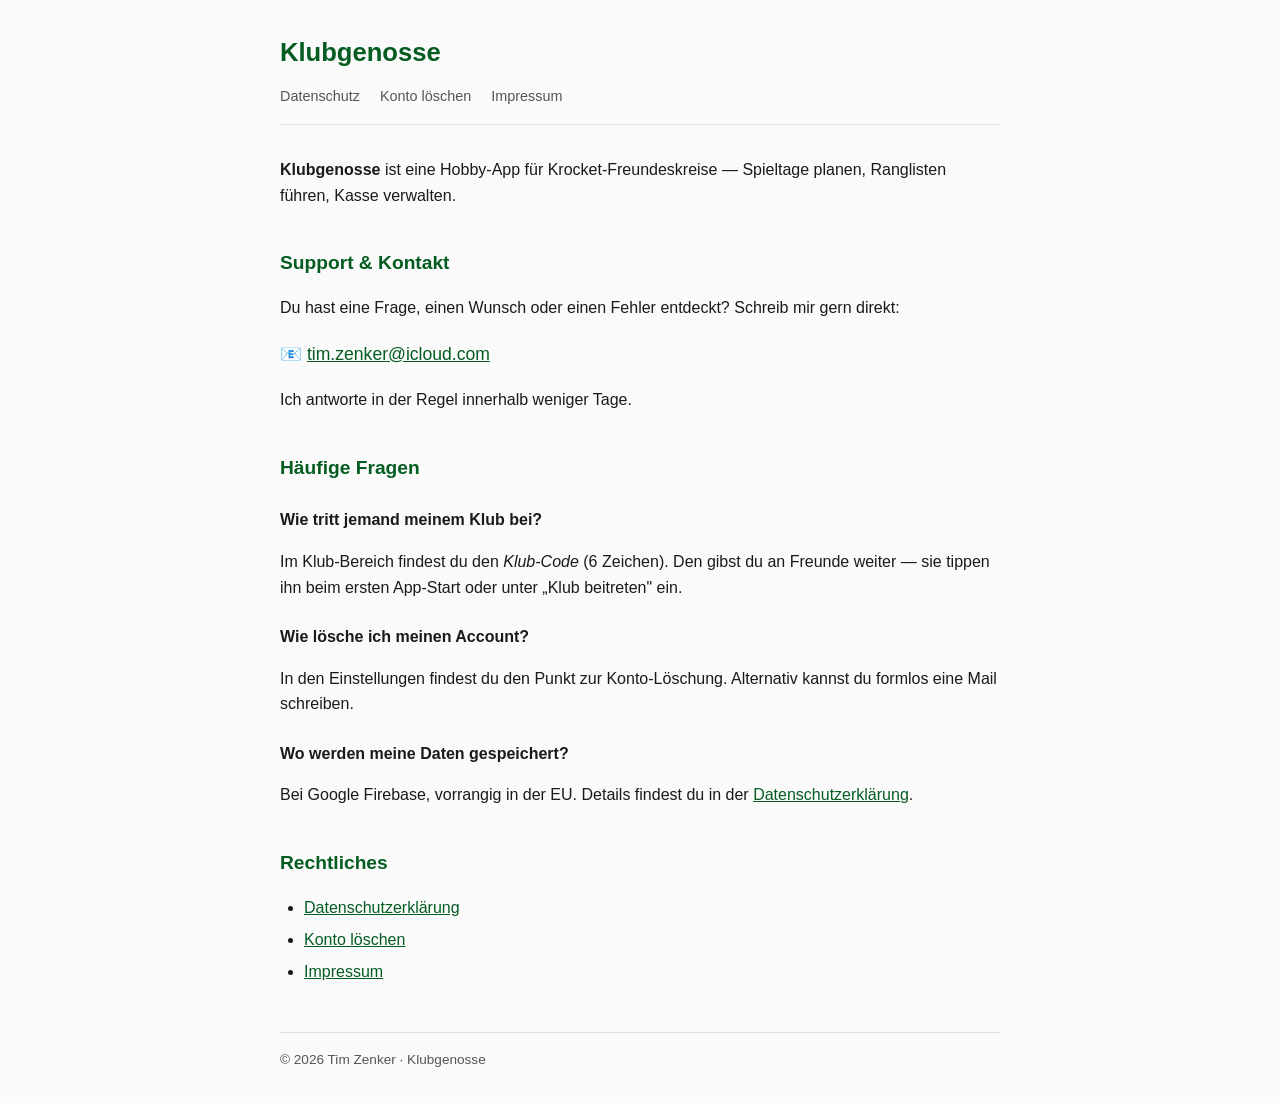
<file: index.html>
<!DOCTYPE html>
<html lang="de">
<head>
  <meta charset="UTF-8">
  <meta name="viewport" content="width=device-width, initial-scale=1.0">
  <title>Klubgenosse — Support &amp; Kontakt</title>
  <link rel="stylesheet" href="style.css">
</head>
<body>
  <main>
    <header>
      <h1>Klubgenosse</h1>
      <nav>
        <a href="datenschutz.html">Datenschutz</a>
        <a href="loeschanfrage.html">Konto löschen</a>
        <a href="impressum.html">Impressum</a>
      </nav>
    </header>

    <p>
      <strong>Klubgenosse</strong> ist eine Hobby-App für Krocket-Freundeskreise — Spieltage planen, Ranglisten führen, Kasse verwalten.
    </p>

    <h2>Support &amp; Kontakt</h2>
    <p>
      Du hast eine Frage, einen Wunsch oder einen Fehler entdeckt? Schreib mir gern direkt:
    </p>
    <p style="font-size: 1.1rem; margin: 1.2rem 0;">
      📧 <a href="mailto:tim.zenker@icloud.com">tim.zenker@icloud.com</a>
    </p>
    <p>
      Ich antworte in der Regel innerhalb weniger Tage.
    </p>

    <h2>Häufige Fragen</h2>

    <h3>Wie tritt jemand meinem Klub bei?</h3>
    <p>
      Im Klub-Bereich findest du den <em>Klub-Code</em> (6 Zeichen). Den gibst du an Freunde weiter — sie tippen ihn beim ersten App-Start oder unter „Klub beitreten" ein.
    </p>

    <h3>Wie lösche ich meinen Account?</h3>
    <p>
      In den Einstellungen findest du den Punkt zur Konto-Löschung. Alternativ kannst du formlos eine Mail schreiben.
    </p>

    <h3>Wo werden meine Daten gespeichert?</h3>
    <p>
      Bei Google Firebase, vorrangig in der EU. Details findest du in der <a href="datenschutz.html">Datenschutzerklärung</a>.
    </p>

    <h2>Rechtliches</h2>
    <ul>
      <li><a href="datenschutz.html">Datenschutzerklärung</a></li>
      <li><a href="loeschanfrage.html">Konto löschen</a></li>
      <li><a href="impressum.html">Impressum</a></li>
    </ul>

    <footer>
      © 2026 Tim Zenker · Klubgenosse
    </footer>
  </main>
</body>
</html>
</file>
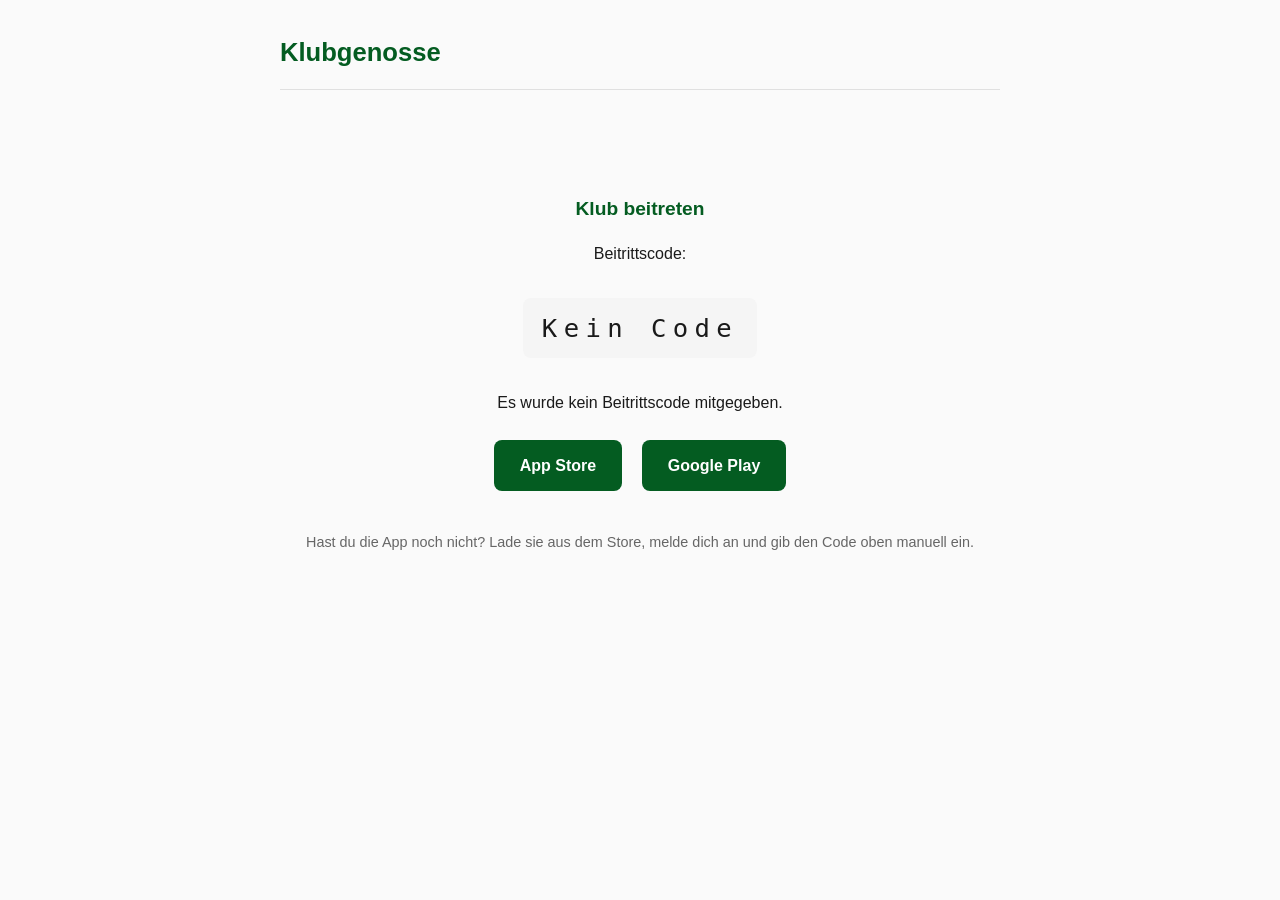
<file: join/index.html>
<!DOCTYPE html>
<html lang="de">
<head>
  <meta charset="UTF-8">
  <meta name="viewport" content="width=device-width, initial-scale=1.0">
  <title>Klubgenosse — Klub beitreten</title>
  <link rel="stylesheet" href="../style.css">
  <style>
    .center { text-align: center; padding: 2rem 1rem; }
    .code-box {
      display: inline-block;
      font-family: ui-monospace, SFMono-Regular, Menlo, monospace;
      font-size: 1.6rem;
      letter-spacing: 0.4rem;
      padding: 0.6rem 1.2rem;
      background: #f5f5f5;
      border-radius: 8px;
      margin: 1rem 0;
    }
    .btn-primary {
      display: inline-block;
      padding: 0.8rem 1.6rem;
      background: #045C21;
      color: white;
      text-decoration: none;
      border-radius: 8px;
      font-weight: 600;
      margin: 0.5rem;
    }
    .btn-secondary {
      display: inline-block;
      padding: 0.8rem 1.6rem;
      background: transparent;
      color: #045C21;
      text-decoration: none;
      border: 2px solid #045C21;
      border-radius: 8px;
      font-weight: 600;
      margin: 0.5rem;
    }
  </style>
</head>
<body>
  <main>
    <header>
      <h1>Klubgenosse</h1>
    </header>

    <div class="center">
      <h2>Klub beitreten</h2>
      <p>Beitrittscode:</p>
      <div class="code-box" id="code-display">…</div>
      <p id="status-text">Versuche, die Klubgenosse-App zu öffnen…</p>
      <p id="store-buttons" style="display:none;">
        <a class="btn-primary" id="ios-link" href="#">App Store</a>
        <a class="btn-primary" id="android-link" href="#">Google Play</a>
      </p>
      <p>
        <a class="btn-secondary" id="retry-link" href="#" style="display:none;">App erneut öffnen</a>
      </p>
      <p style="margin-top: 2rem; color: #666; font-size: 0.9rem;">
        Hast du die App noch nicht? Lade sie aus dem Store, melde dich an und gib den Code oben manuell ein.
      </p>
    </div>
  </main>

  <script>
    (function () {
      var params = new URLSearchParams(window.location.search);
      var code = (params.get('code') || '').toUpperCase().trim();

      // App-Store-URLs
      // TODO: iOS-App-Store-ID nach Approval hier einsetzen
      var IOS_URL = 'https://apps.apple.com/de/app/klubgenosse/id6760536625';
      var ANDROID_URL = 'https://play.google.com/store/apps/details?id=com.klubgenosse.klubgenosse';

      var displayEl = document.getElementById('code-display');
      var statusEl = document.getElementById('status-text');
      var buttonsEl = document.getElementById('store-buttons');
      var iosLink = document.getElementById('ios-link');
      var androidLink = document.getElementById('android-link');
      var retryLink = document.getElementById('retry-link');

      iosLink.href = IOS_URL;
      androidLink.href = ANDROID_URL;

      if (!code) {
        displayEl.textContent = 'Kein Code';
        statusEl.textContent = 'Es wurde kein Beitrittscode mitgegeben.';
        buttonsEl.style.display = 'block';
        return;
      }

      displayEl.textContent = code;

      var ua = navigator.userAgent || navigator.vendor || '';
      var isIOS = /iPad|iPhone|iPod/.test(ua);
      var isAndroid = /android/i.test(ua);

      var deepLink = 'klubgenosse://join?code=' + encodeURIComponent(code);
      retryLink.href = deepLink;

      function showStoreFallback() {
        statusEl.textContent = 'App nicht gefunden? Lade sie hier herunter:';
        buttonsEl.style.display = 'block';
        retryLink.style.display = 'inline-block';
        // Nur den passenden Store-Button zeigen
        if (isIOS) androidLink.style.display = 'none';
        if (isAndroid) iosLink.style.display = 'none';
      }

      if (!isIOS && !isAndroid) {
        // Desktop: nur Stores anzeigen
        statusEl.textContent = 'Öffne den Link auf deinem Smartphone, um direkt in die App zu springen.';
        buttonsEl.style.display = 'block';
        return;
      }

      // 1.5s warten — wenn die App nicht aufploppt, Store-Buttons zeigen
      var fallbackTimer = setTimeout(showStoreFallback, 1500);
      // Wenn die App den Tab in den Hintergrund verdraengt, Timer abbrechen
      window.addEventListener('pagehide', function () { clearTimeout(fallbackTimer); });
      window.addEventListener('blur', function () { clearTimeout(fallbackTimer); });
      document.addEventListener('visibilitychange', function () {
        if (document.hidden) clearTimeout(fallbackTimer);
      });

      // Versuch, die App zu oeffnen
      window.location.href = deepLink;
    })();
  </script>
</body>
</html>
</file>
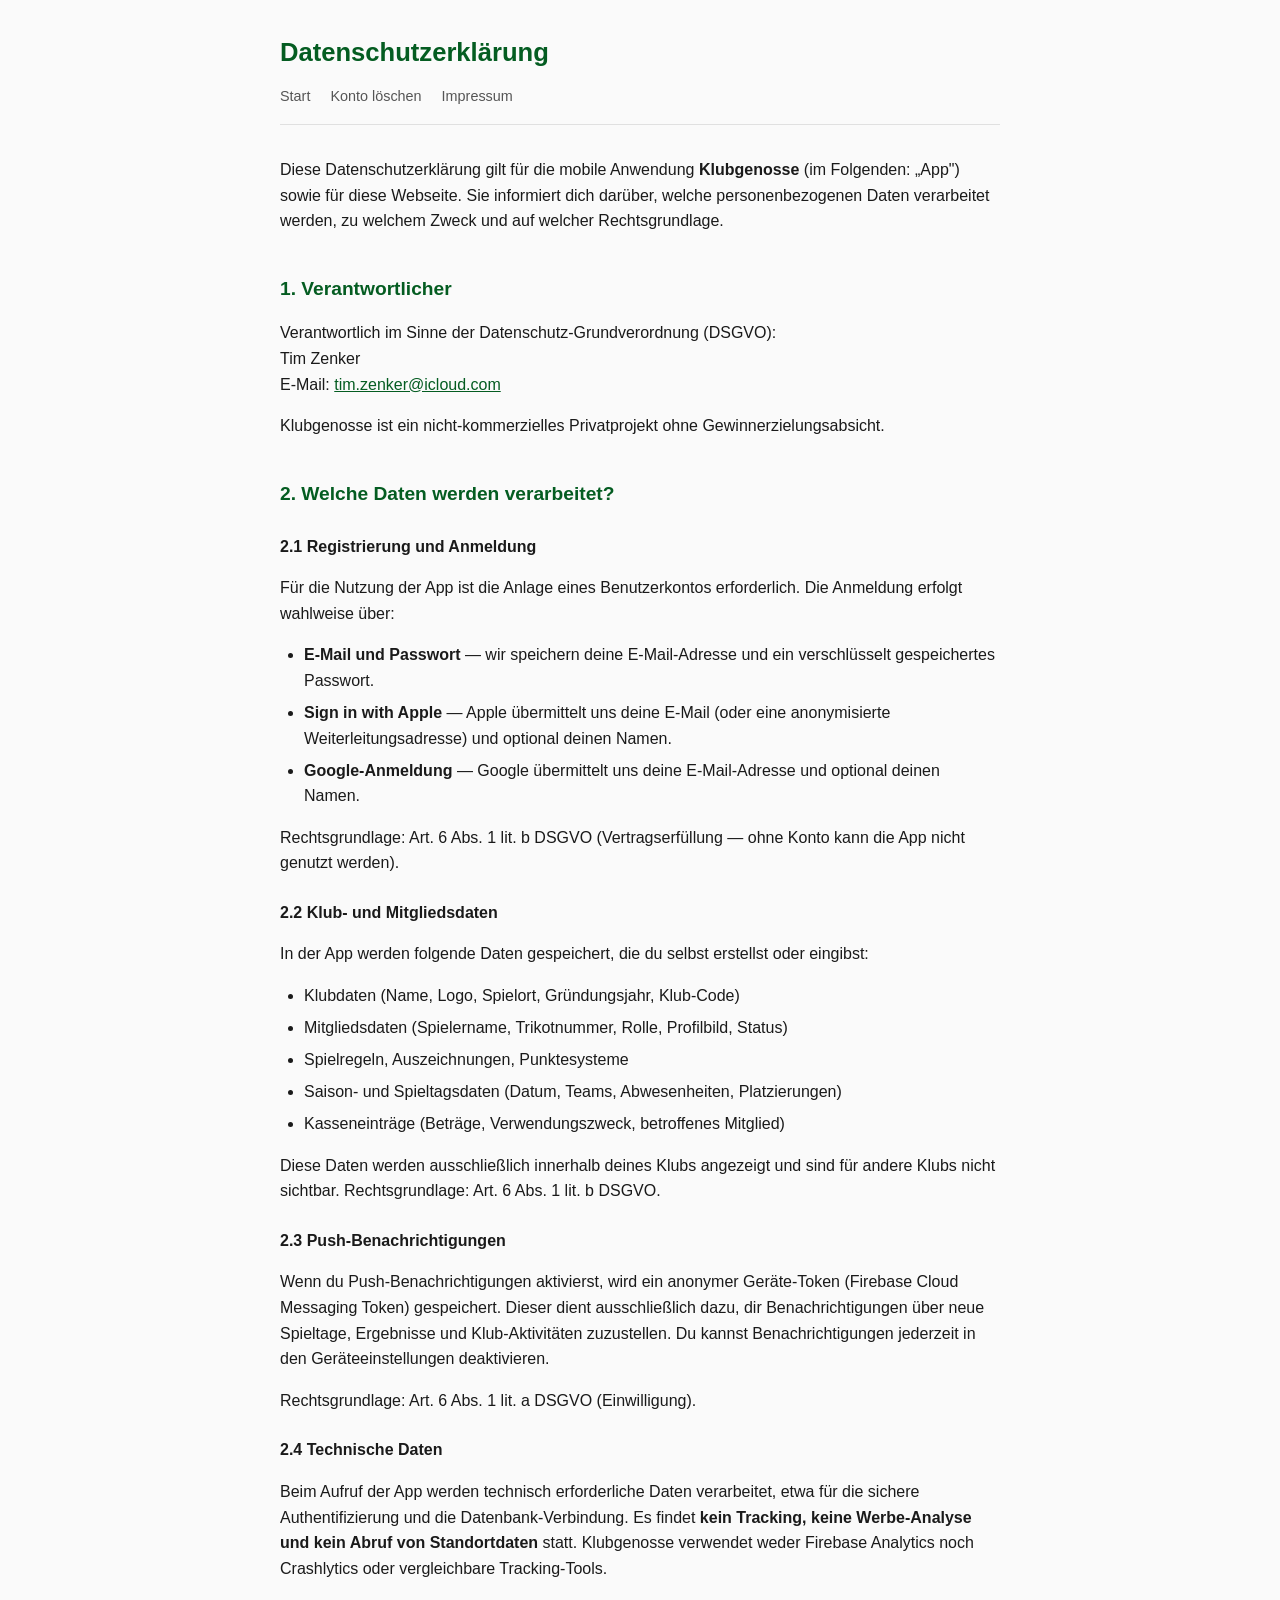
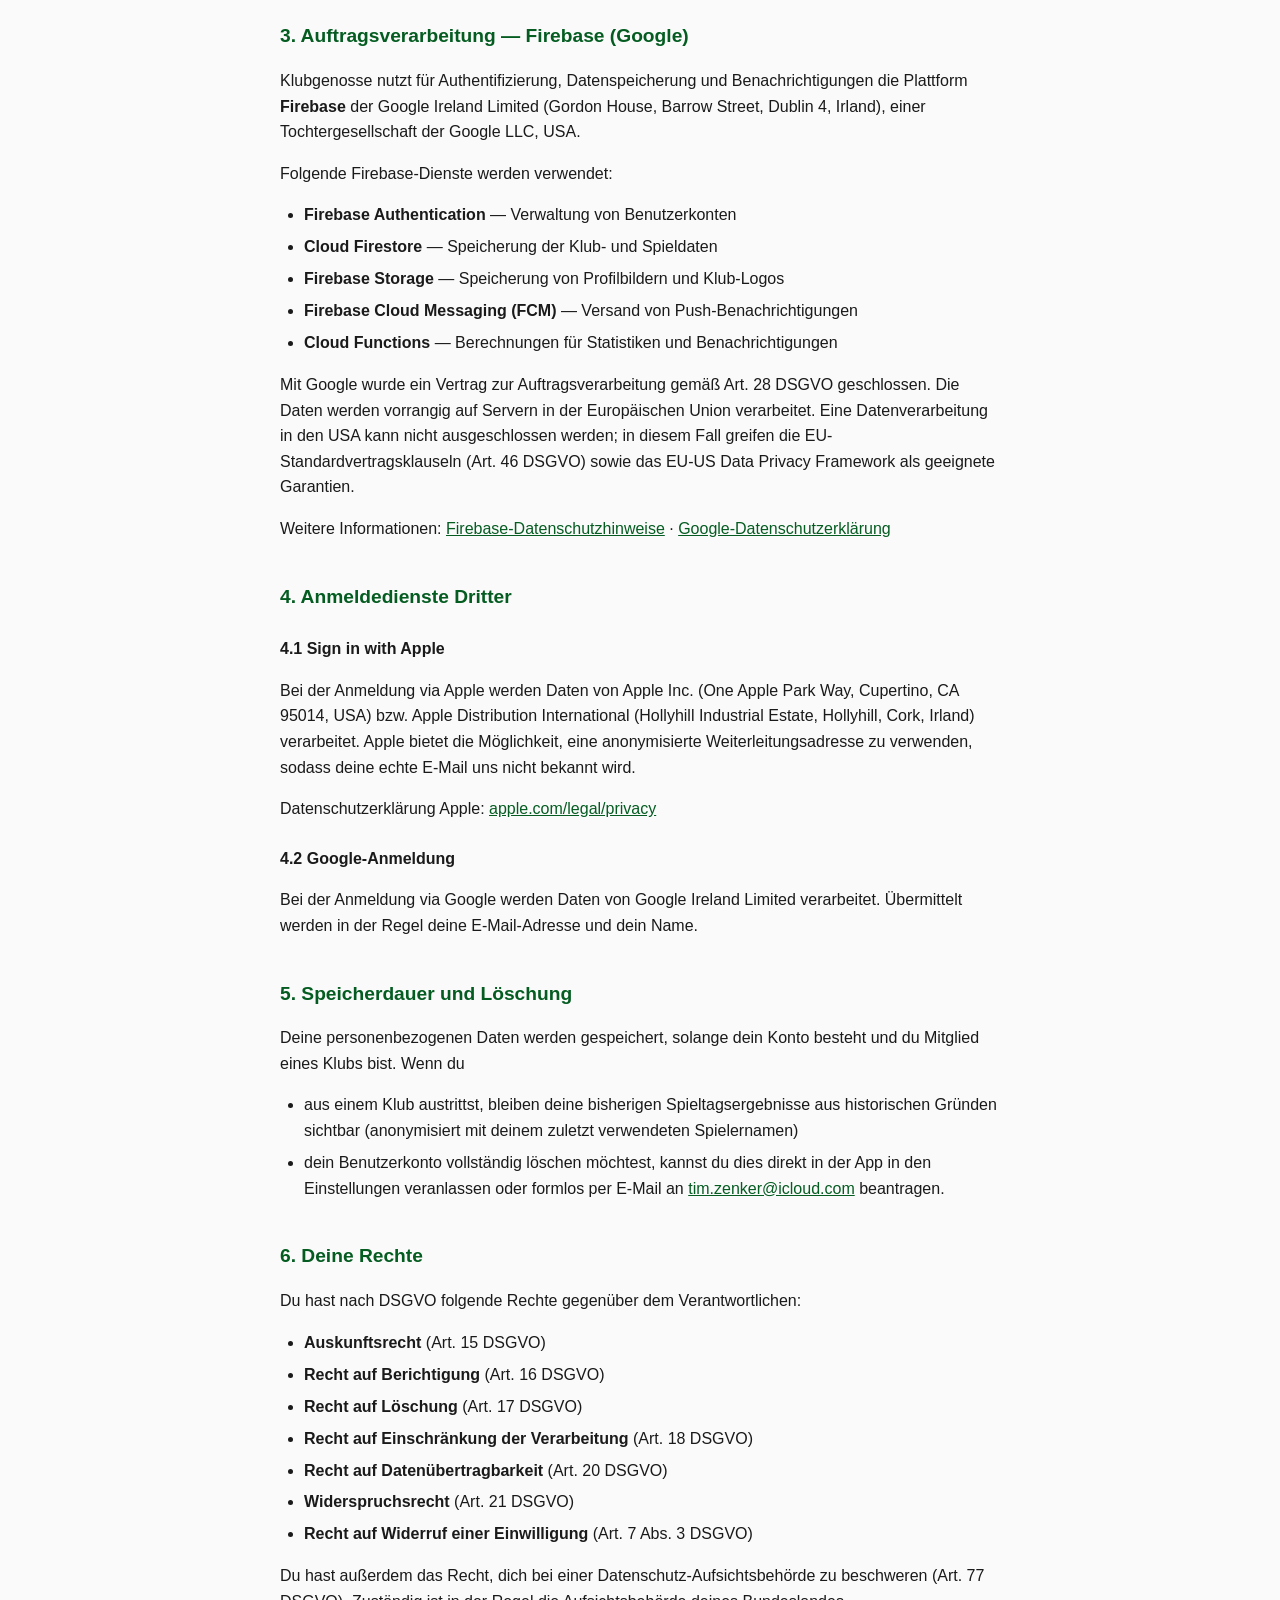
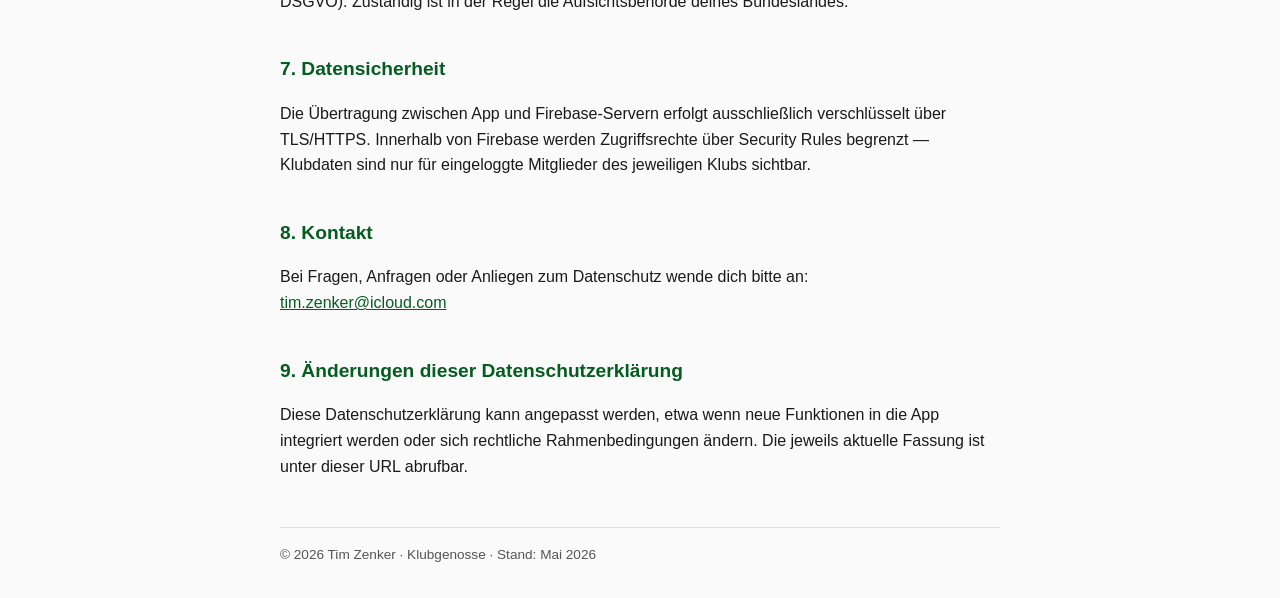
<file: datenschutz.html>
<!DOCTYPE html>
<html lang="de">
<head>
  <meta charset="UTF-8">
  <meta name="viewport" content="width=device-width, initial-scale=1.0">
  <title>Datenschutzerklärung — Klubgenosse</title>
  <link rel="stylesheet" href="style.css">
</head>
<body>
  <main>
    <header>
      <h1>Datenschutzerklärung</h1>
      <nav>
        <a href="index.html">Start</a>
        <a href="loeschanfrage.html">Konto löschen</a>
        <a href="impressum.html">Impressum</a>
      </nav>
    </header>

    <p>
      Diese Datenschutzerklärung gilt für die mobile Anwendung <strong>Klubgenosse</strong> (im Folgenden: „App") sowie für diese Webseite. Sie informiert dich darüber, welche personenbezogenen Daten verarbeitet werden, zu welchem Zweck und auf welcher Rechtsgrundlage.
    </p>

    <h2>1. Verantwortlicher</h2>
    <p>
      Verantwortlich im Sinne der Datenschutz-Grundverordnung (DSGVO):<br>
      Tim Zenker<br>
      E-Mail: <a href="mailto:tim.zenker@icloud.com">tim.zenker@icloud.com</a>
    </p>
    <p>
      Klubgenosse ist ein nicht-kommerzielles Privatprojekt ohne Gewinnerzielungsabsicht.
    </p>

    <h2>2. Welche Daten werden verarbeitet?</h2>

    <h3>2.1 Registrierung und Anmeldung</h3>
    <p>
      Für die Nutzung der App ist die Anlage eines Benutzerkontos erforderlich. Die Anmeldung erfolgt wahlweise über:
    </p>
    <ul>
      <li><strong>E-Mail und Passwort</strong> — wir speichern deine E-Mail-Adresse und ein verschlüsselt gespeichertes Passwort.</li>
      <li><strong>Sign in with Apple</strong> — Apple übermittelt uns deine E-Mail (oder eine anonymisierte Weiterleitungsadresse) und optional deinen Namen.</li>
      <li><strong>Google-Anmeldung</strong> — Google übermittelt uns deine E-Mail-Adresse und optional deinen Namen.</li>
    </ul>
    <p>
      Rechtsgrundlage: Art. 6 Abs. 1 lit. b DSGVO (Vertragserfüllung — ohne Konto kann die App nicht genutzt werden).
    </p>

    <h3>2.2 Klub- und Mitgliedsdaten</h3>
    <p>
      In der App werden folgende Daten gespeichert, die du selbst erstellst oder eingibst:
    </p>
    <ul>
      <li>Klubdaten (Name, Logo, Spielort, Gründungsjahr, Klub-Code)</li>
      <li>Mitgliedsdaten (Spielername, Trikotnummer, Rolle, Profilbild, Status)</li>
      <li>Spielregeln, Auszeichnungen, Punktesysteme</li>
      <li>Saison- und Spieltagsdaten (Datum, Teams, Abwesenheiten, Platzierungen)</li>
      <li>Kasseneinträge (Beträge, Verwendungszweck, betroffenes Mitglied)</li>
    </ul>
    <p>
      Diese Daten werden ausschließlich innerhalb deines Klubs angezeigt und sind für andere Klubs nicht sichtbar. Rechtsgrundlage: Art. 6 Abs. 1 lit. b DSGVO.
    </p>

    <h3>2.3 Push-Benachrichtigungen</h3>
    <p>
      Wenn du Push-Benachrichtigungen aktivierst, wird ein anonymer Geräte-Token (Firebase Cloud Messaging Token) gespeichert. Dieser dient ausschließlich dazu, dir Benachrichtigungen über neue Spieltage, Ergebnisse und Klub-Aktivitäten zuzustellen. Du kannst Benachrichtigungen jederzeit in den Geräteeinstellungen deaktivieren.
    </p>
    <p>
      Rechtsgrundlage: Art. 6 Abs. 1 lit. a DSGVO (Einwilligung).
    </p>

    <h3>2.4 Technische Daten</h3>
    <p>
      Beim Aufruf der App werden technisch erforderliche Daten verarbeitet, etwa für die sichere Authentifizierung und die Datenbank-Verbindung. Es findet <strong>kein Tracking, keine Werbe-Analyse und kein Abruf von Standortdaten</strong> statt. Klubgenosse verwendet weder Firebase Analytics noch Crashlytics oder vergleichbare Tracking-Tools.
    </p>

    <h2>3. Auftragsverarbeitung — Firebase (Google)</h2>
    <p>
      Klubgenosse nutzt für Authentifizierung, Datenspeicherung und Benachrichtigungen die Plattform <strong>Firebase</strong> der Google Ireland Limited (Gordon House, Barrow Street, Dublin 4, Irland), einer Tochtergesellschaft der Google LLC, USA.
    </p>
    <p>
      Folgende Firebase-Dienste werden verwendet:
    </p>
    <ul>
      <li><strong>Firebase Authentication</strong> — Verwaltung von Benutzerkonten</li>
      <li><strong>Cloud Firestore</strong> — Speicherung der Klub- und Spieldaten</li>
      <li><strong>Firebase Storage</strong> — Speicherung von Profilbildern und Klub-Logos</li>
      <li><strong>Firebase Cloud Messaging (FCM)</strong> — Versand von Push-Benachrichtigungen</li>
      <li><strong>Cloud Functions</strong> — Berechnungen für Statistiken und Benachrichtigungen</li>
    </ul>
    <p>
      Mit Google wurde ein Vertrag zur Auftragsverarbeitung gemäß Art. 28 DSGVO geschlossen. Die Daten werden vorrangig auf Servern in der Europäischen Union verarbeitet. Eine Datenverarbeitung in den USA kann nicht ausgeschlossen werden; in diesem Fall greifen die EU-Standardvertragsklauseln (Art. 46 DSGVO) sowie das EU-US Data Privacy Framework als geeignete Garantien.
    </p>
    <p>
      Weitere Informationen: <a href="https://firebase.google.com/support/privacy" target="_blank" rel="noopener">Firebase-Datenschutzhinweise</a> · <a href="https://policies.google.com/privacy" target="_blank" rel="noopener">Google-Datenschutzerklärung</a>
    </p>

    <h2>4. Anmeldedienste Dritter</h2>

    <h3>4.1 Sign in with Apple</h3>
    <p>
      Bei der Anmeldung via Apple werden Daten von Apple Inc. (One Apple Park Way, Cupertino, CA 95014, USA) bzw. Apple Distribution International (Hollyhill Industrial Estate, Hollyhill, Cork, Irland) verarbeitet. Apple bietet die Möglichkeit, eine anonymisierte Weiterleitungsadresse zu verwenden, sodass deine echte E-Mail uns nicht bekannt wird.
    </p>
    <p>
      Datenschutzerklärung Apple: <a href="https://www.apple.com/legal/privacy/de-ww/" target="_blank" rel="noopener">apple.com/legal/privacy</a>
    </p>

    <h3>4.2 Google-Anmeldung</h3>
    <p>
      Bei der Anmeldung via Google werden Daten von Google Ireland Limited verarbeitet. Übermittelt werden in der Regel deine E-Mail-Adresse und dein Name.
    </p>

    <h2>5. Speicherdauer und Löschung</h2>
    <p>
      Deine personenbezogenen Daten werden gespeichert, solange dein Konto besteht und du Mitglied eines Klubs bist. Wenn du
    </p>
    <ul>
      <li>aus einem Klub austrittst, bleiben deine bisherigen Spieltagsergebnisse aus historischen Gründen sichtbar (anonymisiert mit deinem zuletzt verwendeten Spielernamen)</li>
      <li>dein Benutzerkonto vollständig löschen möchtest, kannst du dies direkt in der App in den Einstellungen veranlassen oder formlos per E-Mail an <a href="mailto:tim.zenker@icloud.com">tim.zenker@icloud.com</a> beantragen.</li>
    </ul>

    <h2>6. Deine Rechte</h2>
    <p>
      Du hast nach DSGVO folgende Rechte gegenüber dem Verantwortlichen:
    </p>
    <ul>
      <li><strong>Auskunftsrecht</strong> (Art. 15 DSGVO)</li>
      <li><strong>Recht auf Berichtigung</strong> (Art. 16 DSGVO)</li>
      <li><strong>Recht auf Löschung</strong> (Art. 17 DSGVO)</li>
      <li><strong>Recht auf Einschränkung der Verarbeitung</strong> (Art. 18 DSGVO)</li>
      <li><strong>Recht auf Datenübertragbarkeit</strong> (Art. 20 DSGVO)</li>
      <li><strong>Widerspruchsrecht</strong> (Art. 21 DSGVO)</li>
      <li><strong>Recht auf Widerruf einer Einwilligung</strong> (Art. 7 Abs. 3 DSGVO)</li>
    </ul>
    <p>
      Du hast außerdem das Recht, dich bei einer Datenschutz-Aufsichtsbehörde zu beschweren (Art. 77 DSGVO). Zuständig ist in der Regel die Aufsichtsbehörde deines Bundeslandes.
    </p>

    <h2>7. Datensicherheit</h2>
    <p>
      Die Übertragung zwischen App und Firebase-Servern erfolgt ausschließlich verschlüsselt über TLS/HTTPS. Innerhalb von Firebase werden Zugriffsrechte über Security Rules begrenzt — Klubdaten sind nur für eingeloggte Mitglieder des jeweiligen Klubs sichtbar.
    </p>

    <h2>8. Kontakt</h2>
    <p>
      Bei Fragen, Anfragen oder Anliegen zum Datenschutz wende dich bitte an:<br>
      <a href="mailto:tim.zenker@icloud.com">tim.zenker@icloud.com</a>
    </p>

    <h2>9. Änderungen dieser Datenschutzerklärung</h2>
    <p>
      Diese Datenschutzerklärung kann angepasst werden, etwa wenn neue Funktionen in die App integriert werden oder sich rechtliche Rahmenbedingungen ändern. Die jeweils aktuelle Fassung ist unter dieser URL abrufbar.
    </p>

    <footer>
      © 2026 Tim Zenker · Klubgenosse · Stand: Mai 2026
    </footer>
  </main>
</body>
</html>
</file>
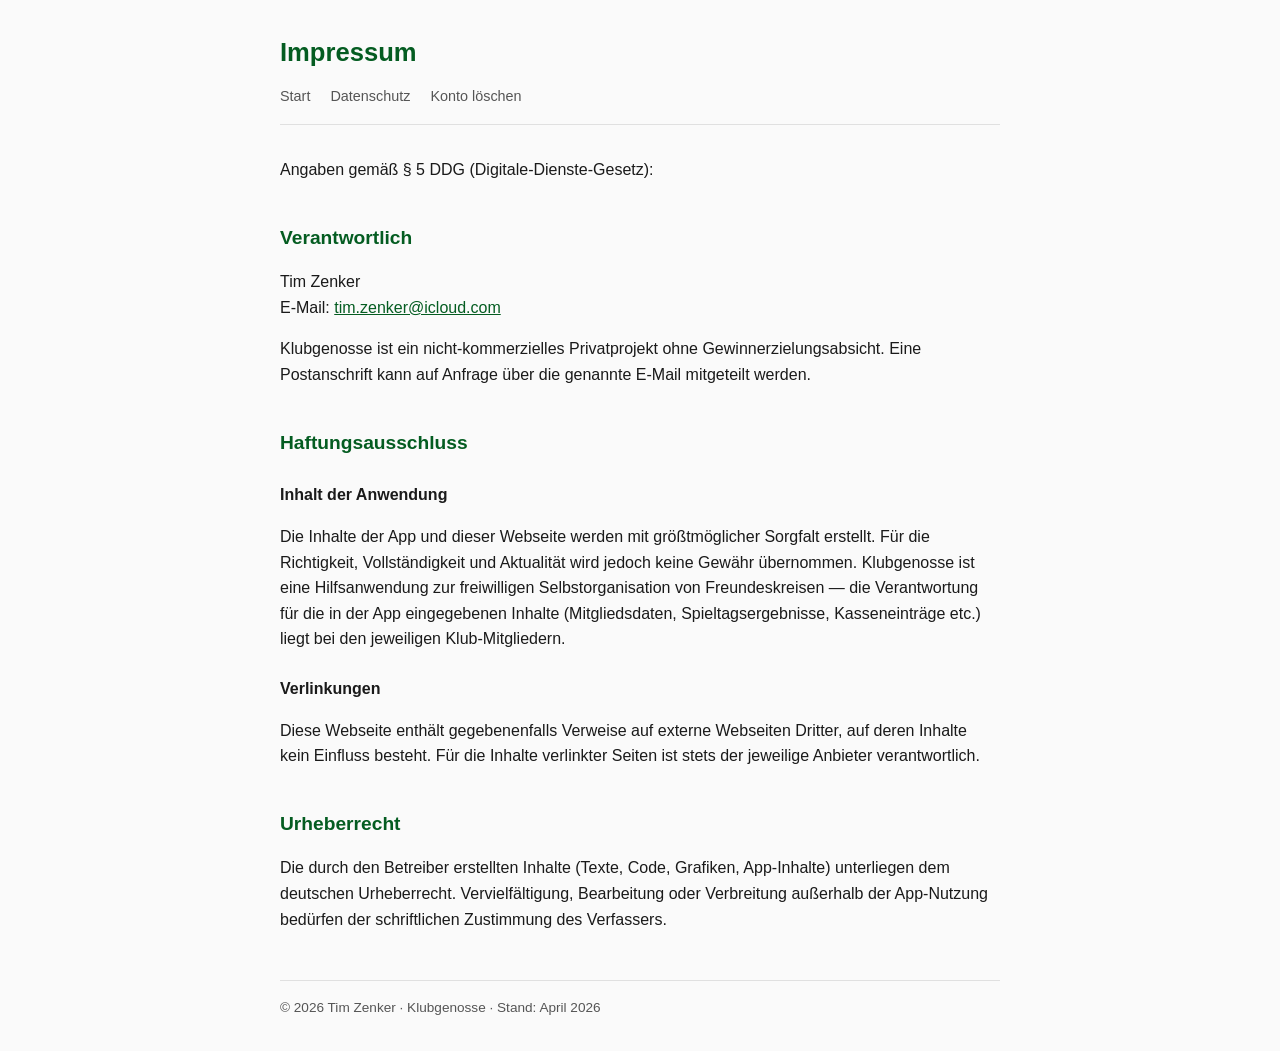
<file: impressum.html>
<!DOCTYPE html>
<html lang="de">
<head>
  <meta charset="UTF-8">
  <meta name="viewport" content="width=device-width, initial-scale=1.0">
  <title>Impressum — Klubgenosse</title>
  <link rel="stylesheet" href="style.css">
</head>
<body>
  <main>
    <header>
      <h1>Impressum</h1>
      <nav>
        <a href="index.html">Start</a>
        <a href="datenschutz.html">Datenschutz</a>
        <a href="loeschanfrage.html">Konto löschen</a>
      </nav>
    </header>

    <p>
      Angaben gemäß § 5 DDG (Digitale-Dienste-Gesetz):
    </p>

    <h2>Verantwortlich</h2>
    <p>
      Tim Zenker<br>
      E-Mail: <a href="mailto:tim.zenker@icloud.com">tim.zenker@icloud.com</a>
    </p>

    <p>
      Klubgenosse ist ein nicht-kommerzielles Privatprojekt ohne Gewinnerzielungsabsicht.
      Eine Postanschrift kann auf Anfrage über die genannte E-Mail mitgeteilt werden.
    </p>

    <h2>Haftungsausschluss</h2>

    <h3>Inhalt der Anwendung</h3>
    <p>
      Die Inhalte der App und dieser Webseite werden mit größtmöglicher Sorgfalt erstellt.
      Für die Richtigkeit, Vollständigkeit und Aktualität wird jedoch keine Gewähr übernommen.
      Klubgenosse ist eine Hilfsanwendung zur freiwilligen Selbstorganisation von Freundeskreisen — die Verantwortung für die in der App eingegebenen Inhalte (Mitgliedsdaten, Spieltagsergebnisse, Kasseneinträge etc.) liegt bei den jeweiligen Klub-Mitgliedern.
    </p>

    <h3>Verlinkungen</h3>
    <p>
      Diese Webseite enthält gegebenenfalls Verweise auf externe Webseiten Dritter, auf deren Inhalte kein Einfluss besteht. Für die Inhalte verlinkter Seiten ist stets der jeweilige Anbieter verantwortlich.
    </p>

    <h2>Urheberrecht</h2>
    <p>
      Die durch den Betreiber erstellten Inhalte (Texte, Code, Grafiken, App-Inhalte) unterliegen dem deutschen Urheberrecht. Vervielfältigung, Bearbeitung oder Verbreitung außerhalb der App-Nutzung bedürfen der schriftlichen Zustimmung des Verfassers.
    </p>

    <footer>
      © 2026 Tim Zenker · Klubgenosse · Stand: April 2026
    </footer>
  </main>
</body>
</html>
</file>
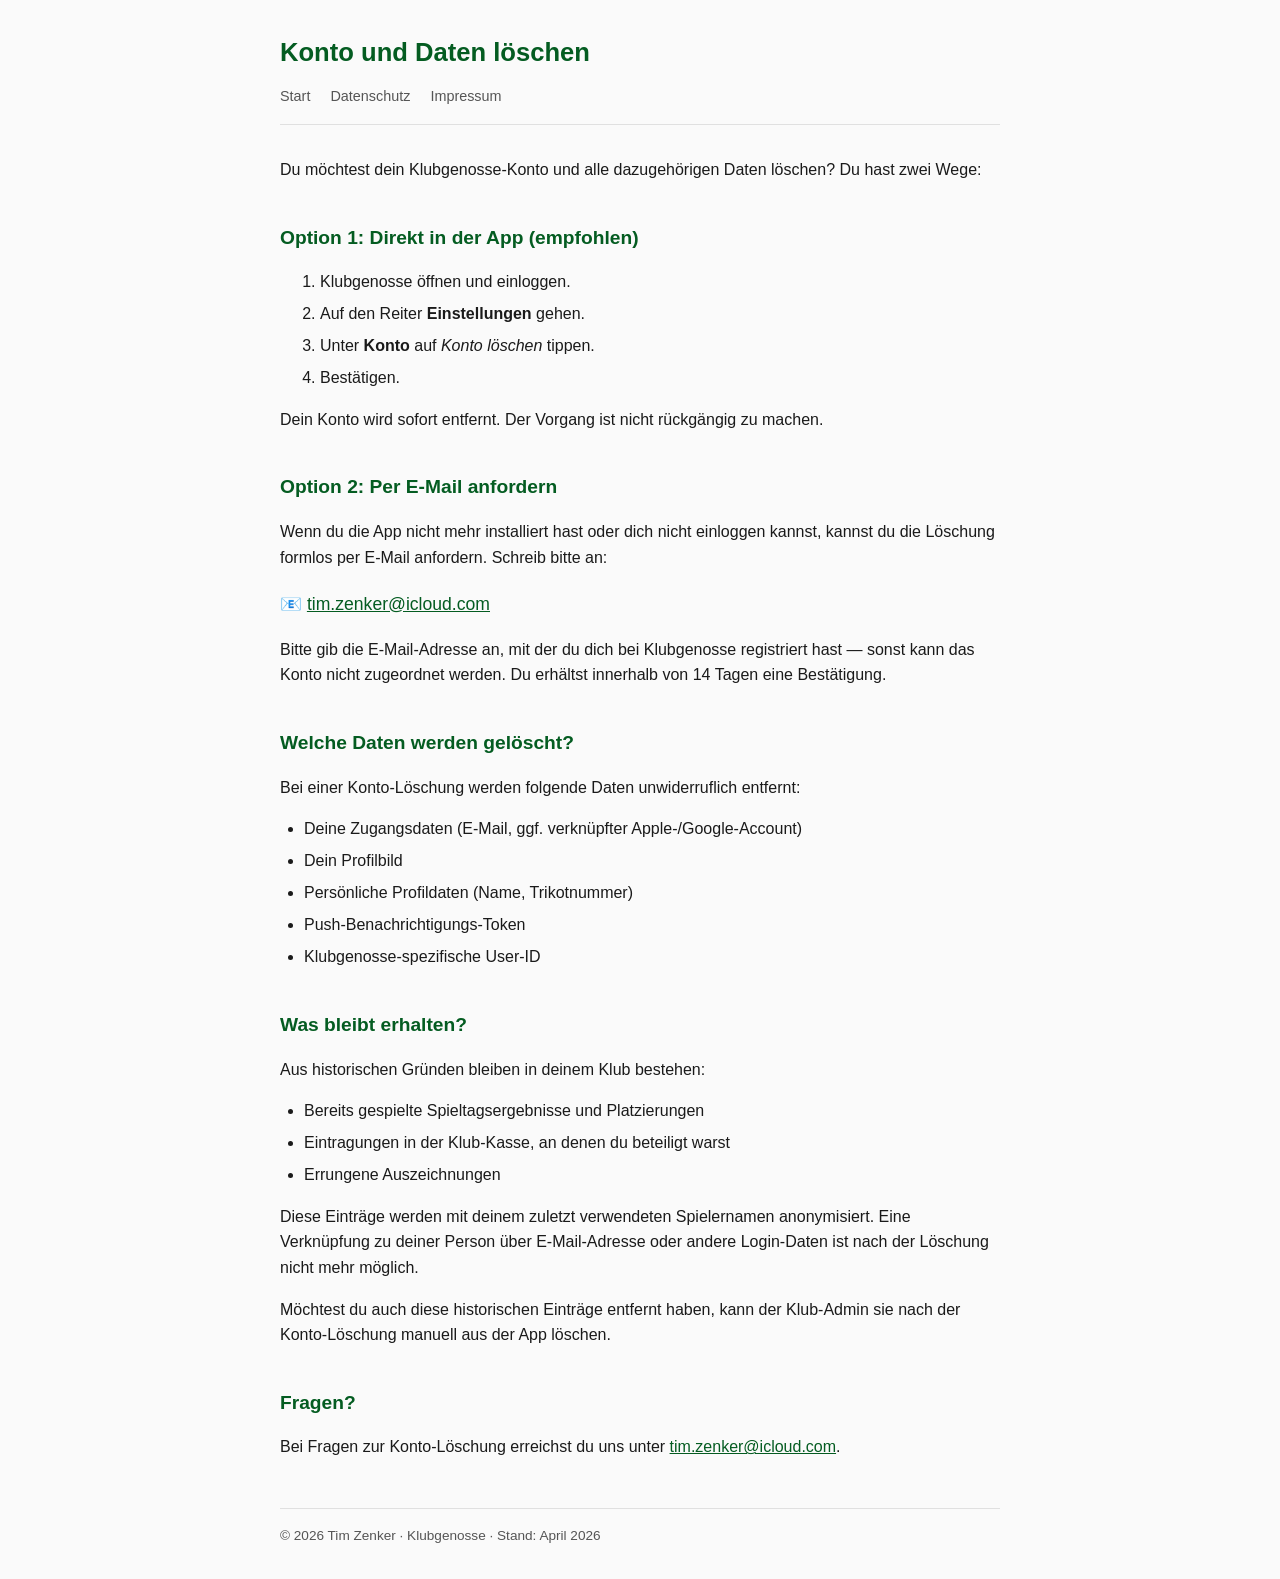
<file: loeschanfrage.html>
<!DOCTYPE html>
<html lang="de">
<head>
  <meta charset="UTF-8">
  <meta name="viewport" content="width=device-width, initial-scale=1.0">
  <title>Konto löschen — Klubgenosse</title>
  <link rel="stylesheet" href="style.css">
</head>
<body>
  <main>
    <header>
      <h1>Konto und Daten löschen</h1>
      <nav>
        <a href="index.html">Start</a>
        <a href="datenschutz.html">Datenschutz</a>
        <a href="impressum.html">Impressum</a>
      </nav>
    </header>

    <p>
      Du möchtest dein Klubgenosse-Konto und alle dazugehörigen Daten löschen? Du hast zwei Wege:
    </p>

    <h2>Option 1: Direkt in der App (empfohlen)</h2>
    <ol>
      <li>Klubgenosse öffnen und einloggen.</li>
      <li>Auf den Reiter <strong>Einstellungen</strong> gehen.</li>
      <li>Unter <strong>Konto</strong> auf <em>Konto löschen</em> tippen.</li>
      <li>Bestätigen.</li>
    </ol>
    <p>
      Dein Konto wird sofort entfernt. Der Vorgang ist nicht rückgängig zu machen.
    </p>

    <h2>Option 2: Per E-Mail anfordern</h2>
    <p>
      Wenn du die App nicht mehr installiert hast oder dich nicht einloggen kannst, kannst du die Löschung formlos per E-Mail anfordern. Schreib bitte an:
    </p>
    <p style="font-size: 1.1rem; margin: 1.2rem 0;">
      📧 <a href="mailto:tim.zenker@icloud.com?subject=Konto%20l%C3%B6schen">tim.zenker@icloud.com</a>
    </p>
    <p>
      Bitte gib die E-Mail-Adresse an, mit der du dich bei Klubgenosse registriert hast — sonst kann das Konto nicht zugeordnet werden. Du erhältst innerhalb von 14 Tagen eine Bestätigung.
    </p>

    <h2>Welche Daten werden gelöscht?</h2>
    <p>
      Bei einer Konto-Löschung werden folgende Daten unwiderruflich entfernt:
    </p>
    <ul>
      <li>Deine Zugangsdaten (E-Mail, ggf. verknüpfter Apple-/Google-Account)</li>
      <li>Dein Profilbild</li>
      <li>Persönliche Profildaten (Name, Trikotnummer)</li>
      <li>Push-Benachrichtigungs-Token</li>
      <li>Klubgenosse-spezifische User-ID</li>
    </ul>

    <h2>Was bleibt erhalten?</h2>
    <p>
      Aus historischen Gründen bleiben in deinem Klub bestehen:
    </p>
    <ul>
      <li>Bereits gespielte Spieltagsergebnisse und Platzierungen</li>
      <li>Eintragungen in der Klub-Kasse, an denen du beteiligt warst</li>
      <li>Errungene Auszeichnungen</li>
    </ul>
    <p>
      Diese Einträge werden mit deinem zuletzt verwendeten Spielernamen anonymisiert. Eine Verknüpfung zu deiner Person über E-Mail-Adresse oder andere Login-Daten ist nach der Löschung nicht mehr möglich.
    </p>
    <p>
      Möchtest du auch diese historischen Einträge entfernt haben, kann der Klub-Admin sie nach der Konto-Löschung manuell aus der App löschen.
    </p>

    <h2>Fragen?</h2>
    <p>
      Bei Fragen zur Konto-Löschung erreichst du uns unter <a href="mailto:tim.zenker@icloud.com">tim.zenker@icloud.com</a>.
    </p>

    <footer>
      © 2026 Tim Zenker · Klubgenosse · Stand: April 2026
    </footer>
  </main>
</body>
</html>
</file>
<file: style.css>
:root {
  --color-bg: #fafafa;
  --color-fg: #1a1a1a;
  --color-muted: #555;
  --color-accent: #045C21;
  --color-border: #e0e0e0;
  --max-width: 720px;
}

* { box-sizing: border-box; }

body {
  font-family: -apple-system, BlinkMacSystemFont, "Segoe UI", Roboto, Helvetica, Arial, sans-serif;
  background: var(--color-bg);
  color: var(--color-fg);
  line-height: 1.6;
  margin: 0;
  padding: 2rem 1rem;
}

main {
  max-width: var(--max-width);
  margin: 0 auto;
}

header {
  border-bottom: 1px solid var(--color-border);
  padding-bottom: 1rem;
  margin-bottom: 2rem;
}

header h1 {
  margin: 0;
  font-size: 1.6rem;
  color: var(--color-accent);
}

header nav {
  margin-top: 0.75rem;
  font-size: 0.9rem;
}

header nav a {
  color: var(--color-muted);
  text-decoration: none;
  margin-right: 1rem;
}

header nav a:hover {
  color: var(--color-accent);
  text-decoration: underline;
}

h2 {
  margin-top: 2.5rem;
  font-size: 1.2rem;
  color: var(--color-accent);
}

h3 {
  margin-top: 1.5rem;
  font-size: 1rem;
}

a {
  color: var(--color-accent);
}

ul {
  padding-left: 1.5rem;
}

li {
  margin-bottom: 0.4rem;
}

footer {
  margin-top: 3rem;
  padding-top: 1rem;
  border-top: 1px solid var(--color-border);
  font-size: 0.85rem;
  color: var(--color-muted);
}

code {
  background: #efefef;
  padding: 0.1rem 0.3rem;
  border-radius: 3px;
  font-size: 0.9em;
}
</file>
